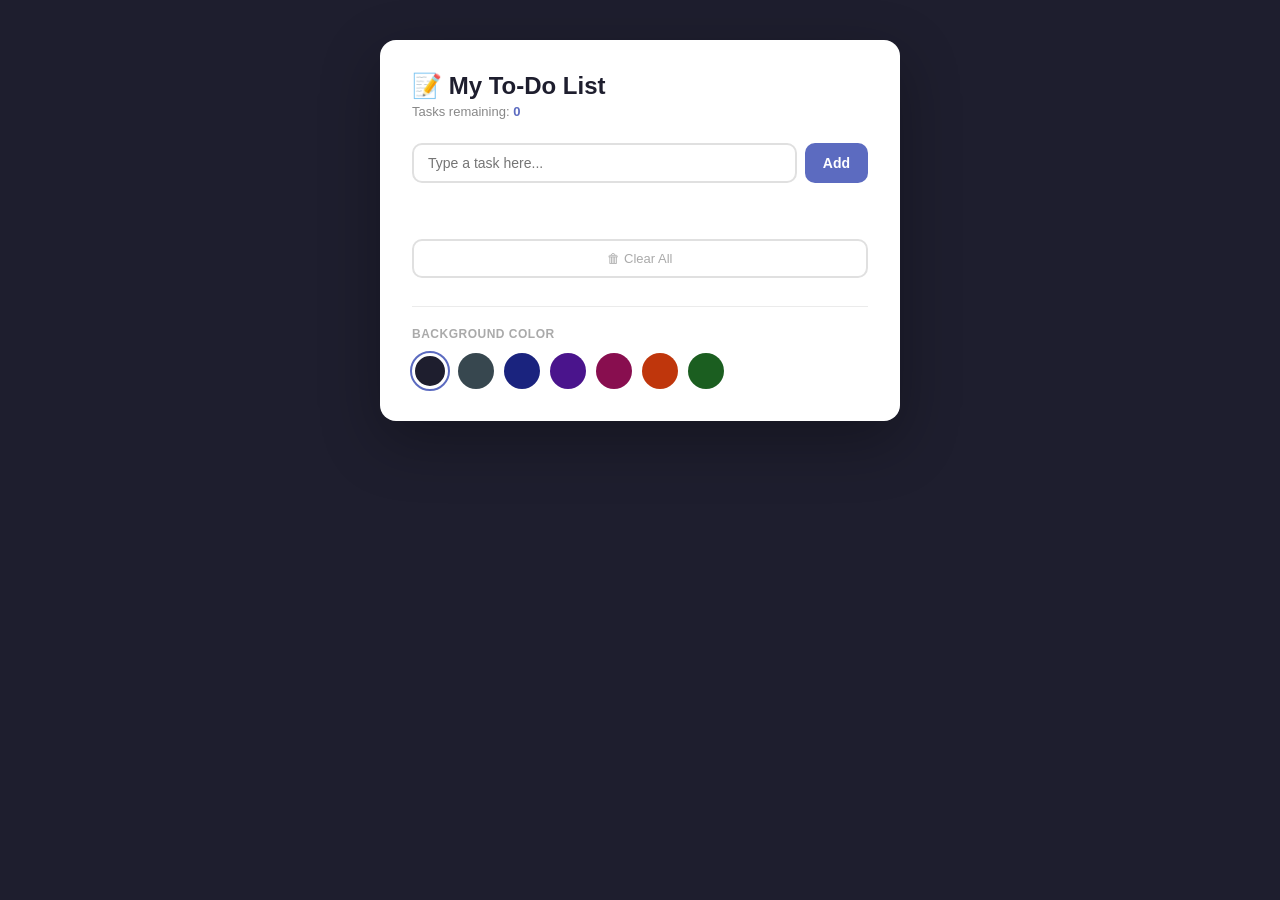
<file: to-do-list/index.html>
<!DOCTYPE html>
<html lang="en">
<head>
  <meta charset="UTF-8" />
  <meta name="viewport" content="width=device-width, initial-scale=1.0"/>
  <title>My To-Do List</title>
  <link rel="stylesheet" href="style.css" />
  <script src="script.js" defer></script>
</head>
<body>

  <div class="card">

    <!-- Header -->
    <h1>📝 My To-Do List</h1>
    <p id="counter">Tasks remaining: <span id="remainingCount">0</span></p>

    <!-- Input row -->
    <div class="input-row">
      <input type="text" id="taskInput" placeholder="Type a task here..." />
      <button id="addBtn">Add</button>
    </div>

    <!-- Error message — shown/hidden by JS -->
    <p id="errorMsg"></p>

    <!-- Task list — filled by JS -->
    <ul id="taskList"></ul>

    <!-- Clear all -->
    <button id="clearBtn">🗑 Clear All</button>

    <hr class="divider" />

    <!-- BONUS: Color picker -->
    <div class="color-section">
      <p>Background color</p>
      <div class="color-options">
        <!--
          Each circle has a data-color attribute.
          In your JS, read it with: circle.dataset.color
          Then set: document.body.style.backgroundColor = circle.dataset.color
        -->
        <div class="color-circle active" data-color="#1e1e2e"></div>
        <div class="color-circle"        data-color="#37474f"></div>
        <div class="color-circle"        data-color="#1a237e"></div>
        <div class="color-circle"        data-color="#4a148c"></div>
        <div class="color-circle"        data-color="#880e4f"></div>
        <div class="color-circle"        data-color="#bf360c"></div>
        <div class="color-circle"        data-color="#1b5e20"></div>
      </div>
    </div>

    <!-- All done celebration message — shown by JS -->
    <p class="all-done-msg" id="allDoneMsg">🎉 All tasks done! Great job!</p>

  </div>

  <!--
    ============================================================
    YOUR JS GOES HERE — write your script.js and link it below
    ============================================================
  -->
  

</body>
</html>
</file>
<file: to-do-list/style.css>
/* ── Reset & base ── */
* {
  margin: 0;
  padding: 0;
  box-sizing: border-box;
}

body {
  min-height: 100vh;
  font-family: 'Segoe UI', sans-serif;
  background-color: #1e1e2e;
  display: flex;
  justify-content: center;
  align-items: flex-start;
  padding: 40px 16px;
  transition: background-color 0.4s ease;
}

/* ── Card ── */
.card {
  background: #ffffff;
  border-radius: 16px;
  padding: 32px;
  width: 100%;
  max-width: 520px;
  box-shadow: 0 20px 60px rgba(0, 0, 0, 0.3);
}

/* ── Header ── */
h1 {
  font-size: 24px;
  font-weight: 700;
  color: #1e1e2e;
  margin-bottom: 4px;
}

#counter {
  font-size: 13px;
  color: #888;
  margin-bottom: 24px;
}

#counter span {
  font-weight: 600;
  color: #5c6bc0;
}

/* ── Input row ── */
.input-row {
  display: flex;
  gap: 8px;
  margin-bottom: 8px;
}

#taskInput {
  flex: 1;
  padding: 10px 14px;
  border: 2px solid #e0e0e0;
  border-radius: 10px;
  font-size: 14px;
  outline: none;
  transition: border-color 0.2s;
}

#taskInput:focus {
  border-color: #5c6bc0;
}

#addBtn {
  padding: 10px 18px;
  background: #5c6bc0;
  color: white;
  border: none;
  border-radius: 10px;
  font-size: 14px;
  font-weight: 600;
  cursor: pointer;
  transition: background 0.2s;
}

#addBtn:hover {
  background: #3f51b5;
}

/* ── Error message ── */
#errorMsg {
  font-size: 12px;
  color: #e53935;
  margin-bottom: 12px;
  min-height: 16px;
}

/* ── Task list ── */
#taskList {
  list-style: none;
  display: flex;
  flex-direction: column;
  gap: 10px;
  margin-bottom: 20px;
}

.task-item {
  display: flex;
  align-items: center;
  gap: 10px;
  padding: 12px 14px;
  background: #f9f9fb;
  border-radius: 10px;
  border: 1px solid #ebebeb;
}

.task-text {
  flex: 1;
  font-size: 14px;
  color: #2d2d2d;
  transition: color 0.2s;
}

/* ── CSS classes students will apply with classList ── */
.done .task-text {
  text-decoration: line-through;
  color: #aaa;
}

.done {
  background: #f0f0f0;
}

/* ── Task buttons ── */
.done-btn {
  padding: 5px 12px;
  font-size: 12px;
  font-weight: 600;
  border: none;
  border-radius: 7px;
  cursor: pointer;
  background: #e8f5e9;
  color: #388e3c;
  transition: background 0.2s;
}

.done-btn:hover {
  background: #c8e6c9;
}

.delete-btn {
  padding: 5px 12px;
  font-size: 12px;
  font-weight: 600;
  border: none;
  border-radius: 7px;
  cursor: pointer;
  background: #fce4e4;
  color: #e53935;
  transition: background 0.2s;
}

.delete-btn:hover {
  background: #ffcdd2;
}

/* ── Clear All button ── */
#clearBtn {
  display: block;
  width: 100%;
  padding: 10px;
  background: transparent;
  border: 2px solid #e0e0e0;
  border-radius: 10px;
  font-size: 13px;
  color: #aaa;
  cursor: pointer;
  transition: all 0.2s;
  margin-bottom: 28px;
}

#clearBtn:hover {
  border-color: #e53935;
  color: #e53935;
}

/* ── Divider ── */
.divider {
  border: none;
  border-top: 1px solid #ebebeb;
  margin-bottom: 20px;
}

/* ── BONUS: Color picker section ── */
.color-section p {
  font-size: 12px;
  font-weight: 600;
  color: #aaa;
  text-transform: uppercase;
  letter-spacing: 0.5px;
  margin-bottom: 12px;
}

.color-options {
  display: flex;
  gap: 10px;
  flex-wrap: wrap;
}

.color-circle {
  width: 36px;
  height: 36px;
  border-radius: 50%;
  border: 3px solid transparent;
  cursor: pointer;
  transition: transform 0.15s, border-color 0.15s;
}

.color-circle:hover {
  transform: scale(1.15);
}

/* JS adds this class when a color is selected */
.color-circle.active {
  border-color: #fff;
  outline: 2px solid #5c6bc0;
}

/* Circle colors */
.color-circle[data-color="#1e1e2e"] { background-color: #1e1e2e; }
.color-circle[data-color="#37474f"] { background-color: #37474f; }
.color-circle[data-color="#1a237e"] { background-color: #1a237e; }
.color-circle[data-color="#4a148c"] { background-color: #4a148c; }
.color-circle[data-color="#880e4f"] { background-color: #880e4f; }
.color-circle[data-color="#bf360c"] { background-color: #bf360c; }
.color-circle[data-color="#1b5e20"] { background-color: #1b5e20; }

/* ── All done celebration message ── */
.all-done-msg {
  text-align: center;
  font-size: 13px;
  font-weight: 600;
  color: #388e3c;
  margin-top: 8px;
  display: none;
}

/* JS adds this class to show the message */
.all-done-msg.visible {
  display: block;
}
</file>
